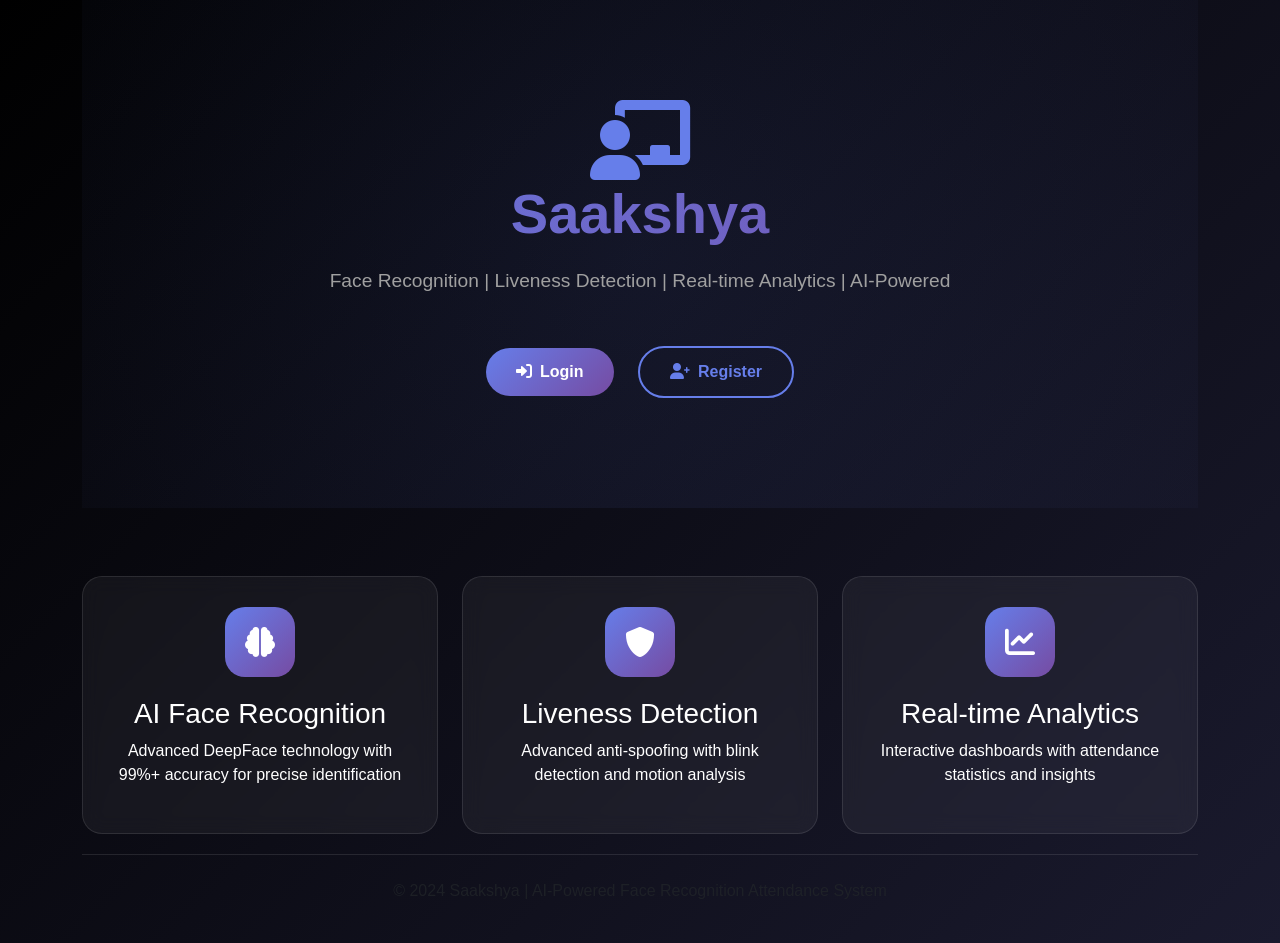
<file: saakshya/templates/index.html>
<!DOCTYPE html>
<html lang="en">
<head>
    <meta charset="UTF-8">
    <meta name="viewport" content="width=device-width, initial-scale=1.0">
    <title>Saakshya - Face Recognition Attendance System</title>
    <link href="https://cdn.jsdelivr.net/npm/bootstrap@5.1.3/dist/css/bootstrap.min.css" rel="stylesheet">
    <link rel="stylesheet" href="https://cdnjs.cloudflare.com/ajax/libs/font-awesome/6.0.0/css/all.min.css">
    <style>
        * {
            margin: 0;
            padding: 0;
            box-sizing: border-box;
        }
        
        body {
            background: linear-gradient(135deg, #000000 0%, #1a1a2e 100%);
            font-family: 'Segoe UI', Tahoma, Geneva, Verdana, sans-serif;
            color: #ffffff;
            min-height: 100vh;
        }
        
        .hero-section {
            padding: 100px 0;
            text-align: center;
            position: relative;
            overflow: hidden;
        }
        
        .hero-section::before {
            content: '';
            position: absolute;
            top: -50%;
            left: -50%;
            width: 200%;
            height: 200%;
            background: radial-gradient(circle, rgba(102, 126, 234, 0.1) 0%, transparent 70%);
            animation: rotate 20s linear infinite;
        }
        
        @keyframes rotate {
            from { transform: rotate(0deg); }
            to { transform: rotate(360deg); }
        }
        
        .hero-title {
            font-size: 3.5rem;
            font-weight: bold;
            margin-bottom: 20px;
            background: linear-gradient(135deg, #667eea 0%, #764ba2 100%);
            -webkit-background-clip: text;
            -webkit-text-fill-color: transparent;
            background-clip: text;
            animation: fadeInUp 0.8s ease;
        }
        
        .hero-subtitle {
            font-size: 1.2rem;
            margin-bottom: 40px;
            color: #a0a0a0;
            animation: fadeInUp 0.8s ease 0.2s both;
        }
        
        .btn-custom {
            padding: 12px 30px;
            margin: 10px;
            border-radius: 50px;
            font-weight: bold;
            transition: all 0.3s;
            animation: fadeInUp 0.8s ease 0.4s both;
        }
        
        .btn-custom:hover {
            transform: translateY(-3px);
            box-shadow: 0 10px 30px rgba(102, 126, 234, 0.3);
        }
        
        .btn-primary-custom {
            background: linear-gradient(135deg, #667eea 0%, #764ba2 100%);
            border: none;
            color: white;
        }
        
        .btn-outline-custom {
            border: 2px solid #667eea;
            color: #667eea;
            background: transparent;
        }
        
        .btn-outline-custom:hover {
            background: linear-gradient(135deg, #667eea 0%, #764ba2 100%);
            color: white;
            border-color: transparent;
        }
        
        .feature-card {
            background: rgba(255, 255, 255, 0.05);
            backdrop-filter: blur(10px);
            border-radius: 20px;
            padding: 30px;
            margin: 20px 0;
            transition: all 0.3s;
            animation: fadeInUp 0.8s ease;
            border: 1px solid rgba(255, 255, 255, 0.1);
        }
        
        .feature-card:hover {
            transform: translateY(-10px);
            background: rgba(255, 255, 255, 0.1);
            border-color: #667eea;
        }
        
        .feature-icon {
            width: 70px;
            height: 70px;
            background: linear-gradient(135deg, #667eea 0%, #764ba2 100%);
            border-radius: 20px;
            display: flex;
            align-items: center;
            justify-content: center;
            margin: 0 auto 20px;
            font-size: 30px;
        }
        
        @keyframes fadeInUp {
            from {
                opacity: 0;
                transform: translateY(30px);
            }
            to {
                opacity: 1;
                transform: translateY(0);
            }
        }
        
        .floating {
            animation: floating 3s ease-in-out infinite;
        }
        
        @keyframes floating {
            0%, 100% { transform: translateY(0px); }
            50% { transform: translateY(-20px); }
        }
    </style>
</head>
<body>
    <div class="container">
        <div class="hero-section">
            <div class="floating">
                <i class="fas fa-chalkboard-teacher" style="font-size: 80px; color: #667eea;"></i>
            </div>
            <h1 class="hero-title">Saakshya</h1>
            <p class="hero-subtitle">
                Face Recognition | Liveness Detection | Real-time Analytics | AI-Powered
            </p>
            <div>
                <a href="/login" class="btn btn-primary-custom btn-custom">
                    <i class="fas fa-sign-in-alt me-2"></i>Login
                </a>
                <a href="/register" class="btn btn-outline-custom btn-custom">
                    <i class="fas fa-user-plus me-2"></i>Register
                </a>
            </div>
        </div>
        
        <div class="row mt-5">
            <div class="col-md-4">
                <div class="feature-card text-center">
                    <div class="feature-icon">
                        <i class="fas fa-brain"></i>
                    </div>
                    <h3>AI Face Recognition</h3>
                    <p>Advanced DeepFace technology with 99%+ accuracy for precise identification</p>
                </div>
            </div>
            <div class="col-md-4">
                <div class="feature-card text-center">
                    <div class="feature-icon">
                        <i class="fas fa-shield-alt"></i>
                    </div>
                    <h3>Liveness Detection</h3>
                    <p>Advanced anti-spoofing with blink detection and motion analysis</p>
                </div>
            </div>
            <div class="col-md-4">
                <div class="feature-card text-center">
                    <div class="feature-icon">
                        <i class="fas fa-chart-line"></i>
                    </div>
                    <h3>Real-time Analytics</h3>
                    <p>Interactive dashboards with attendance statistics and insights</p>
                </div>
            </div>
        </div>
        
        <footer class="text-center py-4" style="border-top: 1px solid rgba(255,255,255,0.1);">
            <p class="text-muted">© 2024 Saakshya | AI-Powered Face Recognition Attendance System</p>
        </footer>
    </div>
</body>
</html>
</file>
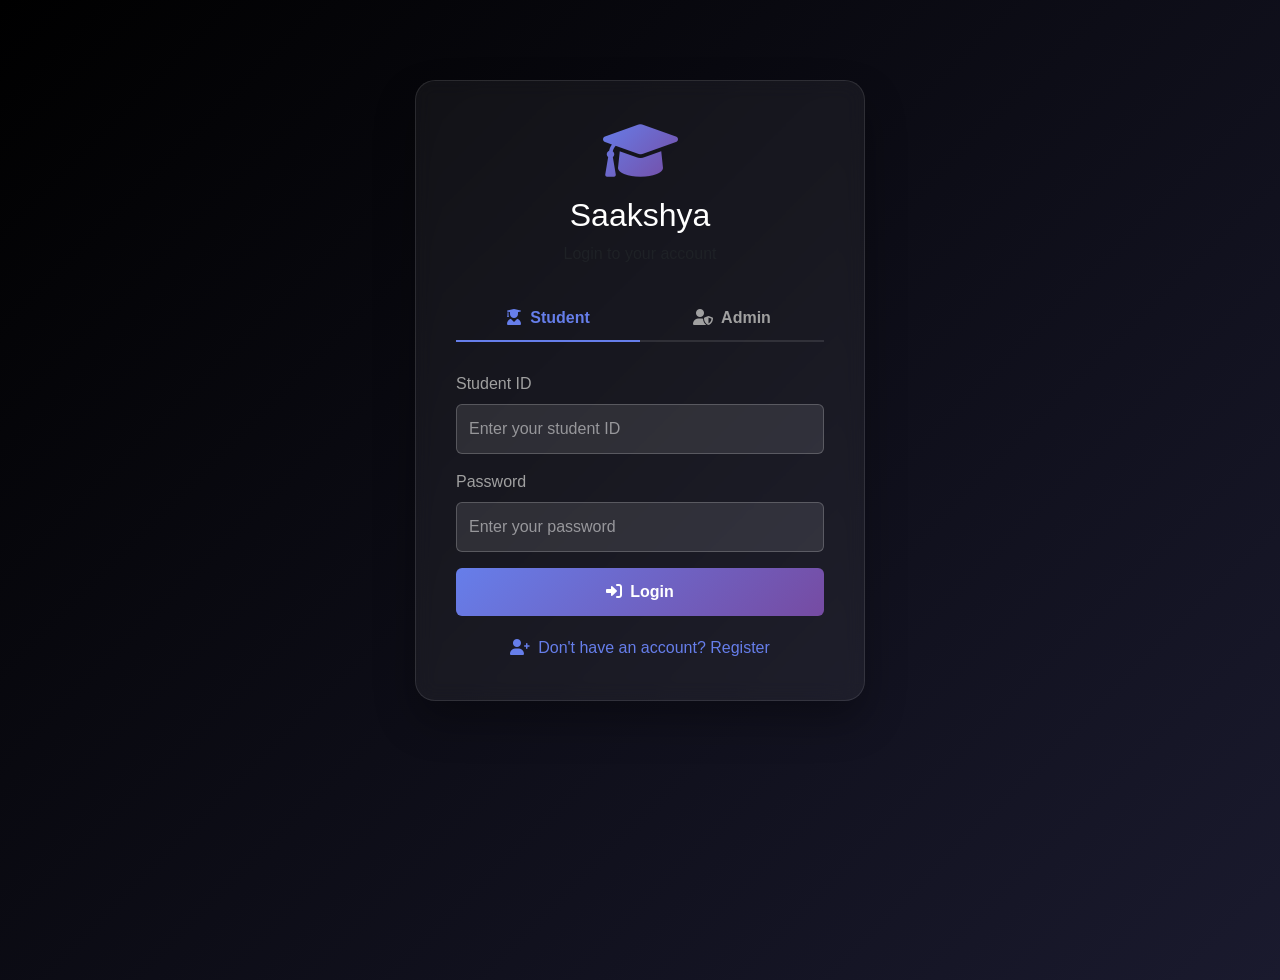
<file: saakshya/templates/login.html>
<!DOCTYPE html>
<html lang="en">
<head>
    <meta charset="UTF-8">
    <meta name="viewport" content="width=device-width, initial-scale=1.0">
    <title>Login - Saakshya</title>
    <link href="https://cdn.jsdelivr.net/npm/bootstrap@5.1.3/dist/css/bootstrap.min.css" rel="stylesheet">
    <link rel="stylesheet" href="https://cdnjs.cloudflare.com/ajax/libs/font-awesome/6.0.0/css/all.min.css">
    <style>
        body {
            background: linear-gradient(135deg, #000000 0%, #1a1a2e 100%);
            min-height: 100vh;
            font-family: 'Segoe UI', Tahoma, Geneva, Verdana, sans-serif;
        }
        
        .login-container {
            max-width: 450px;
            margin: 80px auto;
            background: rgba(255, 255, 255, 0.05);
            backdrop-filter: blur(10px);
            border-radius: 20px;
            padding: 40px;
            box-shadow: 0 20px 40px rgba(0,0,0,0.3);
            border: 1px solid rgba(255, 255, 255, 0.1);
            animation: slideIn 0.5s ease;
        }
        
        @keyframes slideIn {
            from {
                opacity: 0;
                transform: translateY(-30px);
            }
            to {
                opacity: 1;
                transform: translateY(0);
            }
        }
        
        .login-header {
            text-align: center;
            margin-bottom: 30px;
        }
        
        .login-header i {
            font-size: 60px;
            background: linear-gradient(135deg, #667eea 0%, #764ba2 100%);
            -webkit-background-clip: text;
            -webkit-text-fill-color: transparent;
        }
        
        .login-header h2 {
            color: white;
            margin-top: 15px;
        }
        
        .form-control {
            background: rgba(255, 255, 255, 0.1);
            border: 1px solid rgba(255, 255, 255, 0.2);
            color: white;
            padding: 12px;
        }
        
        .form-control:focus {
            background: rgba(255, 255, 255, 0.15);
            border-color: #667eea;
            box-shadow: 0 0 0 0.2rem rgba(102, 126, 234, 0.25);
            color: white;
        }
        
        .form-control::placeholder {
            color: rgba(255, 255, 255, 0.5);
        }
        
        .form-label {
            color: #a0a0a0;
            font-weight: 500;
        }
        
        .toggle-buttons {
            display: flex;
            margin-bottom: 30px;
            border-bottom: 2px solid rgba(255, 255, 255, 0.1);
        }
        
        .toggle-btn {
            flex: 1;
            text-align: center;
            padding: 10px;
            cursor: pointer;
            font-weight: bold;
            color: #a0a0a0;
            transition: all 0.3s;
        }
        
        .toggle-btn.active {
            color: #667eea;
            border-bottom: 2px solid #667eea;
            margin-bottom: -2px;
        }
        
        .btn-login {
            background: linear-gradient(135deg, #667eea 0%, #764ba2 100%);
            border: none;
            padding: 12px;
            font-weight: bold;
            width: 100%;
            color: white;
            transition: all 0.3s;
        }
        
        .btn-login:hover {
            transform: translateY(-2px);
            box-shadow: 0 5px 20px rgba(102, 126, 234, 0.4);
        }
        
        .register-link {
            text-align: center;
            margin-top: 20px;
        }
        
        .register-link a {
            color: #667eea;
            text-decoration: none;
        }
        
        .register-link a:hover {
            text-decoration: underline;
        }
        
        .alert-custom {
            background: rgba(239, 68, 68, 0.2);
            border: 1px solid rgba(239, 68, 68, 0.3);
            color: #ef4444;
        }
    </style>
</head>
<body>
    <div class="container">
        <div class="login-container">
            <div class="login-header">
                <i class="fas fa-graduation-cap"></i>
                <h2>Saakshya</h2>
                <p class="text-muted">Login to your account</p>
            </div>
            
            <div class="toggle-buttons">
                <div class="toggle-btn active" onclick="switchType('student')">
                    <i class="fas fa-user-graduate me-2"></i>Student
                </div>
                <div class="toggle-btn" onclick="switchType('admin')">
                    <i class="fas fa-user-shield me-2"></i>Admin
                </div>
            </div>
            
            <form id="loginForm">
                <div id="studentFields">
                    <div class="mb-3">
                        <label for="studentId" class="form-label">Student ID</label>
                        <input type="text" class="form-control" id="studentId" placeholder="Enter your student ID">
                    </div>
                </div>
                <div id="adminFields" style="display: none;">
                    <div class="mb-3">
                        <label for="username" class="form-label">Username</label>
                        <input type="text" class="form-control" id="username" placeholder="Enter username">
                    </div>
                </div>
                <div class="mb-3">
                    <label for="password" class="form-label">Password</label>
                    <input type="password" class="form-control" id="password" placeholder="Enter your password">
                </div>
                <button type="submit" class="btn btn-login">
                    <i class="fas fa-sign-in-alt me-2"></i>Login
                </button>
            </form>
            
            <div class="register-link">
                <a href="/register">
                    <i class="fas fa-user-plus me-2"></i>Don't have an account? Register
                </a>
            </div>
            
            <div id="errorMsg" class="alert alert-custom mt-3" style="display: none;"></div>
        </div>
    </div>
    
    <script>
        let currentType = 'student';
        
        function switchType(type) {
            currentType = type;
            document.querySelectorAll('.toggle-btn').forEach(btn => {
                btn.classList.remove('active');
            });
            event.target.classList.add('active');
            
            if (type === 'student') {
                document.getElementById('studentFields').style.display = 'block';
                document.getElementById('adminFields').style.display = 'none';
            } else {
                document.getElementById('studentFields').style.display = 'none';
                document.getElementById('adminFields').style.display = 'block';
            }
        }
        
        document.getElementById('loginForm').addEventListener('submit', async (e) => {
            e.preventDefault();
            
            const data = { type: currentType };
            
            if (currentType === 'student') {
                data.student_id = document.getElementById('studentId').value;
                data.password = document.getElementById('password').value;
            } else {
                data.username = document.getElementById('username').value;
                data.password = document.getElementById('password').value;
            }
            
            if (!data.student_id && !data.username) {
                showError('Please enter your credentials');
                return;
            }
            
            try {
                const response = await fetch('/api/login', {
                    method: 'POST',
                    headers: { 'Content-Type': 'application/json' },
                    body: JSON.stringify(data)
                });
                
                const result = await response.json();
                
                if (result.success) {
                    window.location.href = result.redirect;
                } else {
                    showError(result.message);
                }
            } catch (error) {
                showError('Network error. Please try again.');
            }
        });
        
        function showError(message) {
            const errorDiv = document.getElementById('errorMsg');
            errorDiv.textContent = message;
            errorDiv.style.display = 'block';
            setTimeout(() => {
                errorDiv.style.display = 'none';
            }, 3000);
        }
    </script>
</body>
</html>
</file>
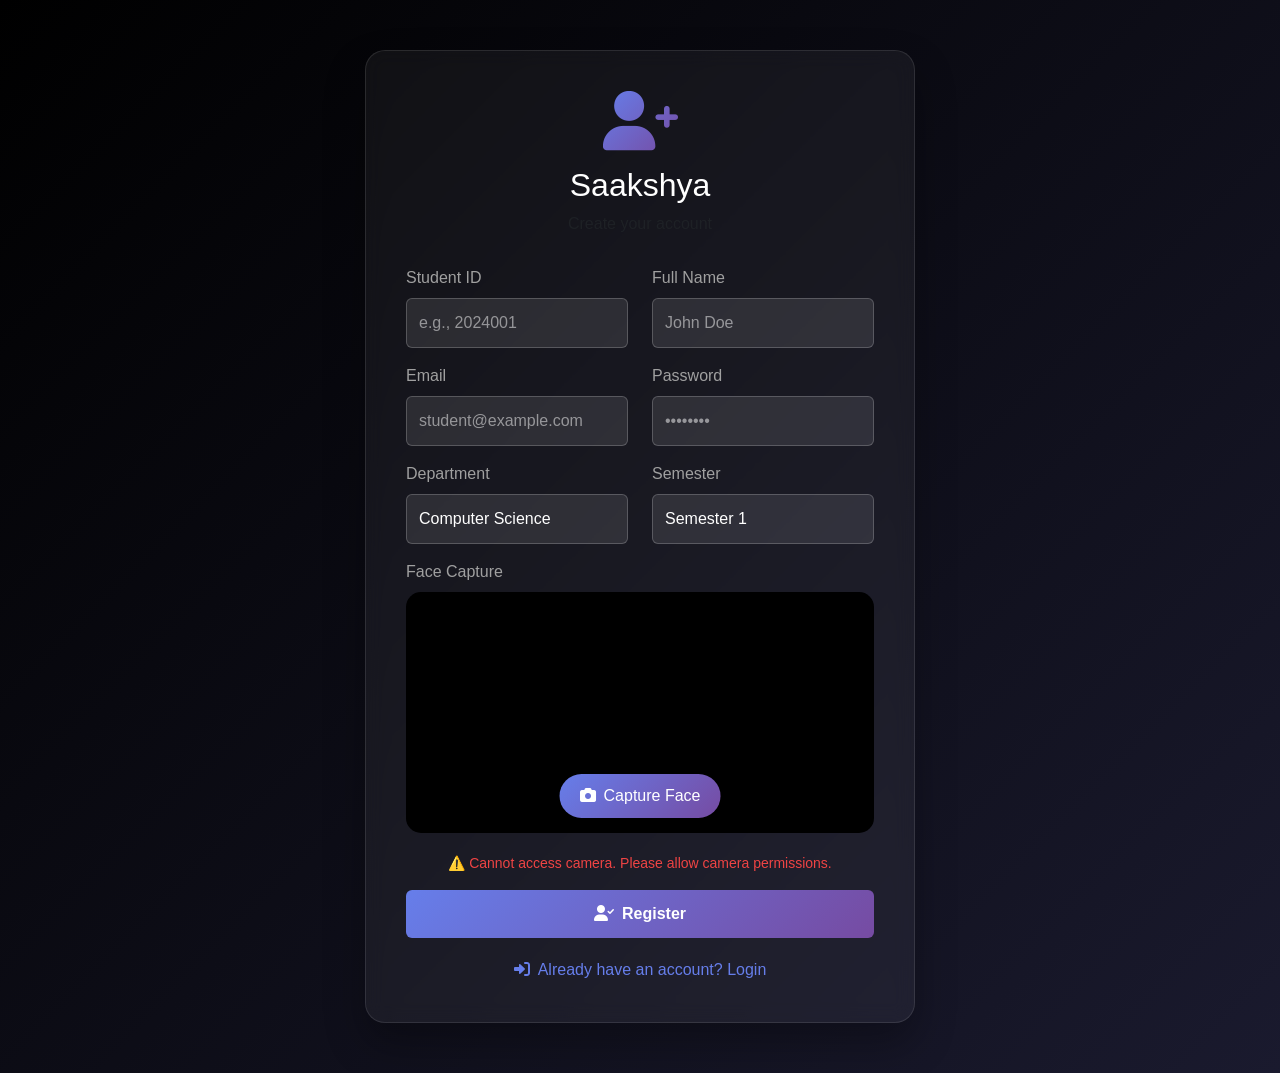
<file: saakshya/templates/register.html>
<!DOCTYPE html>
<html lang="en">
<head>
    <meta charset="UTF-8">
    <meta name="viewport" content="width=device-width, initial-scale=1.0">
    <title>Register - Saakshya</title>
    <link href="https://cdn.jsdelivr.net/npm/bootstrap@5.1.3/dist/css/bootstrap.min.css" rel="stylesheet">
    <link rel="stylesheet" href="https://cdnjs.cloudflare.com/ajax/libs/font-awesome/6.0.0/css/all.min.css">
    <style>
        body {
            background: linear-gradient(135deg, #000000 0%, #1a1a2e 100%);
            min-height: 100vh;
            font-family: 'Segoe UI', Tahoma, Geneva, Verdana, sans-serif;
        }
        
        .register-container {
            max-width: 550px;
            margin: 50px auto;
            background: rgba(255, 255, 255, 0.05);
            backdrop-filter: blur(10px);
            border-radius: 20px;
            padding: 40px;
            box-shadow: 0 20px 40px rgba(0,0,0,0.3);
            border: 1px solid rgba(255, 255, 255, 0.1);
            animation: slideIn 0.5s ease;
        }
        
        @keyframes slideIn {
            from {
                opacity: 0;
                transform: translateY(-30px);
            }
            to {
                opacity: 1;
                transform: translateY(0);
            }
        }
        
        .register-header {
            text-align: center;
            margin-bottom: 30px;
        }
        
        .register-header i {
            font-size: 60px;
            background: linear-gradient(135deg, #667eea 0%, #764ba2 100%);
            -webkit-background-clip: text;
            -webkit-text-fill-color: transparent;
        }
        
        .register-header h2 {
            color: white;
            margin-top: 15px;
        }
        
        .form-control {
            background: rgba(255, 255, 255, 0.1);
            border: 1px solid rgba(255, 255, 255, 0.2);
            color: white;
            padding: 12px;
        }
        
        .form-control:focus {
            background: rgba(255, 255, 255, 0.15);
            border-color: #667eea;
            box-shadow: 0 0 0 0.2rem rgba(102, 126, 234, 0.25);
            color: white;
        }
        
        .form-control::placeholder {
            color: rgba(255, 255, 255, 0.5);
        }
        
        .form-label {
            color: #a0a0a0;
            font-weight: 500;
        }
        
        .video-container {
            position: relative;
            margin-bottom: 20px;
            border-radius: 15px;
            overflow: hidden;
            background: #000;
        }
        
        #video {
            width: 100%;
            border-radius: 15px;
            transform: scaleX(-1);
        }
        
        .capture-btn {
            position: absolute;
            bottom: 15px;
            left: 50%;
            transform: translateX(-50%);
            background: linear-gradient(135deg, #667eea 0%, #764ba2 100%);
            border: none;
            padding: 10px 20px;
            border-radius: 25px;
        }
        
        .btn-register {
            background: linear-gradient(135deg, #667eea 0%, #764ba2 100%);
            border: none;
            padding: 12px;
            font-weight: bold;
            width: 100%;
            color: white;
            transition: all 0.3s;
        }
        
        .btn-register:hover {
            transform: translateY(-2px);
            box-shadow: 0 5px 20px rgba(102, 126, 234, 0.4);
        }
        
        .login-link {
            text-align: center;
            margin-top: 20px;
        }
        
        .login-link a {
            color: #667eea;
            text-decoration: none;
        }
        
        .alert-custom {
            background: rgba(239, 68, 68, 0.2);
            border: 1px solid rgba(239, 68, 68, 0.3);
            color: #ef4444;
        }
        
        .alert-success-custom {
            background: rgba(16, 185, 129, 0.2);
            border: 1px solid rgba(16, 185, 129, 0.3);
            color: #10b981;
        }
        
        .capture-status {
            margin-top: 10px;
            text-align: center;
            color: #10b981;
            font-size: 14px;
        }
    </style>
</head>
<body>
    <div class="container">
        <div class="register-container">
            <div class="register-header">
                <i class="fas fa-user-plus"></i>
                <h2>Saakshya</h2>
                <p class="text-muted">Create your account</p>
            </div>
            
            <form id="registerForm" enctype="multipart/form-data">
                <div class="row">
                    <div class="col-md-6 mb-3">
                        <label for="studentId" class="form-label">Student ID</label>
                        <input type="text" class="form-control" id="studentId" required placeholder="e.g., 2024001">
                    </div>
                    <div class="col-md-6 mb-3">
                        <label for="name" class="form-label">Full Name</label>
                        <input type="text" class="form-control" id="name" required placeholder="John Doe">
                    </div>
                </div>
                
                <div class="row">
                    <div class="col-md-6 mb-3">
                        <label for="email" class="form-label">Email</label>
                        <input type="email" class="form-control" id="email" required placeholder="student@example.com">
                    </div>
                    <div class="col-md-6 mb-3">
                        <label for="password" class="form-label">Password</label>
                        <input type="password" class="form-control" id="password" required placeholder="••••••••">
                    </div>
                </div>
                
                <div class="row">
                    <div class="col-md-6 mb-3">
                        <label for="department" class="form-label">Department</label>
                        <select class="form-control" id="department">
                            <option value="Computer Science">Computer Science</option>
                            <option value="Engineering">Engineering</option>
                            <option value="Business">Business</option>
                            <option value="Arts">Arts</option>
                        </select>
                    </div>
                    <div class="col-md-6 mb-3">
                        <label for="semester" class="form-label">Semester</label>
                        <select class="form-control" id="semester">
                            <option value="1">Semester 1</option>
                            <option value="2">Semester 2</option>
                            <option value="3">Semester 3</option>
                            <option value="4">Semester 4</option>
                            <option value="5">Semester 5</option>
                            <option value="6">Semester 6</option>
                            <option value="7">Semester 7</option>
                            <option value="8">Semester 8</option>
                        </select>
                    </div>
                </div>
                
                <div class="mb-3">
                    <label class="form-label">Face Capture</label>
                    <div class="video-container">
                        <video id="video" autoplay playsinline></video>
                        <button type="button" class="btn btn-primary capture-btn" onclick="captureFace()">
                            <i class="fas fa-camera me-2"></i>Capture Face
                        </button>
                    </div>
                    <input type="file" id="faceImage" accept="image/*" style="display: none;">
                    <div id="captureStatus" class="capture-status"></div>
                </div>
                
                <button type="submit" class="btn btn-register">
                    <i class="fas fa-user-check me-2"></i>Register
                </button>
            </form>
            
            <div class="login-link">
                <a href="/login">
                    <i class="fas fa-sign-in-alt me-2"></i>Already have an account? Login
                </a>
            </div>
            
            <div id="errorMsg" class="alert alert-custom mt-3" style="display: none;"></div>
            <div id="successMsg" class="alert alert-success-custom mt-3" style="display: none;"></div>
        </div>
    </div>
    
    <script>
        let video = document.getElementById('video');
        let stream = null;
        
        async function startVideo() {
            try {
                stream = await navigator.mediaDevices.getUserMedia({ video: true });
                video.srcObject = stream;
                await video.play();
            } catch (err) {
                console.error("Error accessing camera:", err);
                document.getElementById('captureStatus').innerHTML = '⚠️ Cannot access camera. Please allow camera permissions.';
                document.getElementById('captureStatus').style.color = '#ef4444';
            }
        }
        
        startVideo();
        
        function captureFace() {
            if (!video.videoWidth) {
                alert('Camera not ready. Please wait...');
                return;
            }
            
            const canvas = document.createElement('canvas');
            canvas.width = video.videoWidth;
            canvas.height = video.videoHeight;
            canvas.getContext('2d').drawImage(video, 0, 0, canvas.width, canvas.height);
            
            canvas.toBlob((blob) => {
                const file = new File([blob], "face.jpg", { type: "image/jpeg" });
                const dataTransfer = new DataTransfer();
                dataTransfer.items.add(file);
                document.getElementById('faceImage').files = dataTransfer.files;
                
                document.getElementById('captureStatus').innerHTML = '✓ Face captured successfully!';
                document.getElementById('captureStatus').style.color = '#10b981';
                
                const preview = document.createElement('img');
                preview.src = canvas.toDataURL();
                preview.style.width = '100%';
                preview.style.borderRadius = '10px';
                preview.style.marginTop = '10px';
                
                const oldPreview = document.querySelector('.preview-image');
                if (oldPreview) oldPreview.remove();
                preview.className = 'preview-image';
                document.querySelector('.video-container').appendChild(preview);
            }, 'image/jpeg');
        }
        
        document.getElementById('registerForm').addEventListener('submit', async (e) => {
            e.preventDefault();
            
            const formData = new FormData();
            formData.append('student_id', document.getElementById('studentId').value);
            formData.append('name', document.getElementById('name').value);
            formData.append('email', document.getElementById('email').value);
            formData.append('password', document.getElementById('password').value);
            formData.append('department', document.getElementById('department').value);
            formData.append('semester', document.getElementById('semester').value);
            
            const faceFile = document.getElementById('faceImage').files[0];
            if (!faceFile) {
                showError('Please capture your face first');
                return;
            }
            formData.append('face_image', faceFile);
            
            const submitBtn = document.querySelector('.btn-register');
            const originalText = submitBtn.innerHTML;
            submitBtn.innerHTML = '<i class="fas fa-spinner fa-spin me-2"></i>Registering...';
            submitBtn.disabled = true;
            
            try {
                const response = await fetch('/api/register', {
                    method: 'POST',
                    body: formData
                });
                
                const result = await response.json();
                
                if (result.success) {
                    showSuccess(result.message);
                    setTimeout(() => {
                        window.location.href = '/login';
                    }, 2000);
                } else {
                    showError(result.message);
                }
            } catch (error) {
                showError('Registration failed: ' + error.message);
            } finally {
                submitBtn.innerHTML = originalText;
                submitBtn.disabled = false;
            }
        });
        
        function showError(message) {
            const errorDiv = document.getElementById('errorMsg');
            errorDiv.textContent = message;
            errorDiv.style.display = 'block';
            setTimeout(() => {
                errorDiv.style.display = 'none';
            }, 5000);
        }
        
        function showSuccess(message) {
            const successDiv = document.getElementById('successMsg');
            successDiv.textContent = message;
            successDiv.style.display = 'block';
        }
        
        window.addEventListener('beforeunload', () => {
            if (stream) {
                stream.getTracks().forEach(track => track.stop());
            }
        });
    </script>
</body>
</html>
</file>
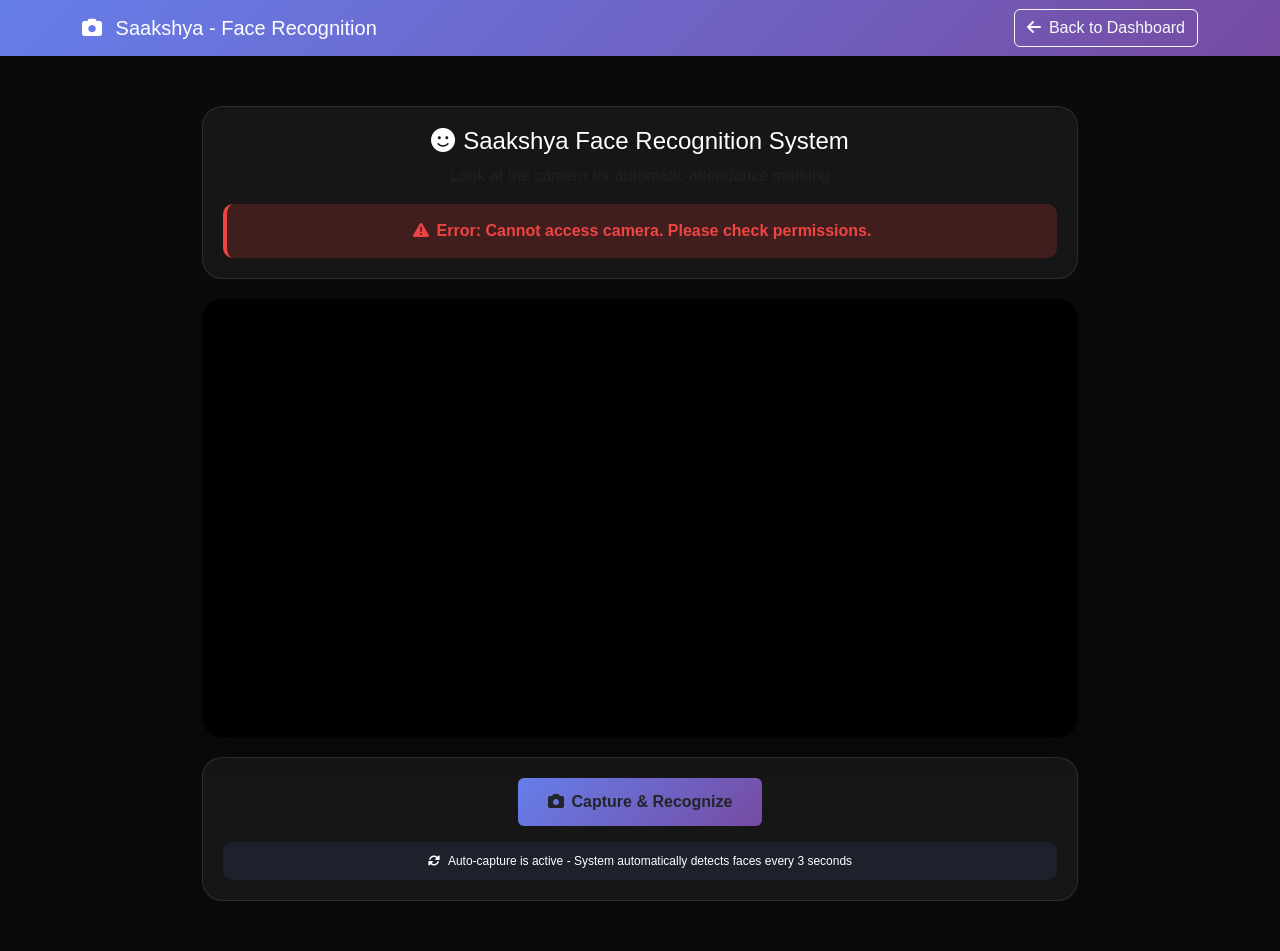
<file: saakshya/templates/take_attendance.html>
<!DOCTYPE html>
<html lang="en">
<head>
    <meta charset="UTF-8">
    <meta name="viewport" content="width=device-width, initial-scale=1.0">
    <title>Mark Attendance - Saakshya</title>
    <link href="https://cdn.jsdelivr.net/npm/bootstrap@5.1.3/dist/css/bootstrap.min.css" rel="stylesheet">
    <link rel="stylesheet" href="https://cdnjs.cloudflare.com/ajax/libs/font-awesome/6.0.0/css/all.min.css">
    <style>
        body {
            background: #0a0a0a;
            font-family: 'Segoe UI', Tahoma, Geneva, Verdana, sans-serif;
            color: #ffffff;
        }
        
        .navbar {
            background: linear-gradient(135deg, #667eea 0%, #764ba2 100%);
        }
        
        .attendance-container {
            max-width: 900px;
            margin: 50px auto;
        }
        
        .info-panel {
            background: rgba(255, 255, 255, 0.05);
            backdrop-filter: blur(10px);
            border-radius: 20px;
            padding: 20px;
            margin-bottom: 20px;
            border: 1px solid rgba(255, 255, 255, 0.1);
        }
        
        .video-container {
            position: relative;
            background: #000;
            border-radius: 20px;
            overflow: hidden;
            margin-bottom: 20px;
            box-shadow: 0 10px 30px rgba(0,0,0,0.3);
        }
        
        #video {
            width: 100%;
            height: auto;
            transform: scaleX(-1);
            display: block;
        }
        
        .canvas-overlay {
            position: absolute;
            top: 0;
            left: 0;
            width: 100%;
            height: 100%;
            pointer-events: none;
        }
        
        .status-message {
            font-size: 16px;
            font-weight: bold;
            padding: 15px;
            border-radius: 10px;
            text-align: center;
        }
        
        .status-ready {
            background: rgba(102, 126, 234, 0.2);
            color: #667eea;
            border-left: 4px solid #667eea;
        }
        
        .status-processing {
            background: rgba(245, 158, 11, 0.2);
            color: #f59e0b;
            border-left: 4px solid #f59e0b;
        }
        
        .status-success {
            background: rgba(16, 185, 129, 0.2);
            color: #10b981;
            border-left: 4px solid #10b981;
        }
        
        .status-error {
            background: rgba(239, 68, 68, 0.2);
            color: #ef4444;
            border-left: 4px solid #ef4444;
        }
        
        .btn-capture {
            background: linear-gradient(135deg, #667eea 0%, #764ba2 100%);
            border: none;
            padding: 12px 30px;
            font-weight: bold;
            transition: all 0.3s;
        }
        
        .btn-capture:hover {
            transform: translateY(-2px);
            box-shadow: 0 5px 20px rgba(102, 126, 234, 0.4);
        }
        
        .result-card {
            animation: slideIn 0.5s ease;
        }
        
        @keyframes slideIn {
            from {
                opacity: 0;
                transform: translateY(-10px);
            }
            to {
                opacity: 1;
                transform: translateY(0);
            }
        }
        
        .liveness-score {
            font-size: 12px;
            color: #a0a0a0;
            margin-top: 10px;
        }
        
        .confidence-badge {
            background: rgba(16, 185, 129, 0.2);
            color: #10b981;
            padding: 3px 10px;
            border-radius: 20px;
            font-size: 12px;
        }
        
        .auto-capture-info {
            background: rgba(102, 126, 234, 0.1);
            border-radius: 10px;
            padding: 10px;
            margin-top: 15px;
            font-size: 12px;
            text-align: center;
        }
        
        @keyframes pulse {
            0%, 100% { opacity: 1; }
            50% { opacity: 0.5; }
        }
        
        .recording {
            animation: pulse 1s ease-in-out infinite;
        }
    </style>
</head>
<body>
    <nav class="navbar navbar-dark">
        <div class="container">
            <span class="navbar-brand">
                <i class="fas fa-camera me-2"></i>
                Saakshya - Face Recognition
            </span>
            <button class="btn btn-outline-light" onclick="window.location.href='/admin_dashboard'">
                <i class="fas fa-arrow-left me-2"></i>Back to Dashboard
            </button>
        </div>
    </nav>
    
    <div class="container attendance-container">
        <div class="info-panel text-center">
            <h4><i class="fas fa-face-smile me-2"></i>Saakshya Face Recognition System</h4>
            <p class="text-muted">Look at the camera for automatic attendance marking</p>
            <div id="status" class="status-message status-ready">
                <i class="fas fa-video me-2"></i>Ready to recognize faces...
            </div>
        </div>
        
        <div class="video-container">
            <video id="video" autoplay playsinline></video>
            <canvas id="canvas" class="canvas-overlay"></canvas>
        </div>
        
        <div class="info-panel text-center">
            <button class="btn btn-capture" onclick="captureAndRecognize()" id="captureBtn">
                <i class="fas fa-camera me-2"></i>Capture & Recognize
            </button>
            <div id="result" class="mt-3"></div>
            <div class="auto-capture-info">
                <i class="fas fa-sync-alt me-2"></i>Auto-capture is active - System automatically detects faces every 3 seconds
            </div>
        </div>
    </div>
    
    <script>
        let video = document.getElementById('video');
        let canvas = document.getElementById('canvas');
        let stream = null;
        let autoCaptureInterval = null;
        let isProcessing = false;
        
        async function startVideo() {
            try {
                stream = await navigator.mediaDevices.getUserMedia({ video: true });
                video.srcObject = stream;
                await video.play();
                
                canvas.width = video.videoWidth;
                canvas.height = video.videoHeight;
                
                updateStatus('Camera ready. Looking for faces...', 'ready');
            } catch (err) {
                console.error("Error accessing camera:", err);
                updateStatus('Error: Cannot access camera. Please check permissions.', 'error');
            }
        }
        
        startVideo();
        
        function updateStatus(message, type) {
            const statusDiv = document.getElementById('status');
            statusDiv.innerHTML = `<i class="fas ${type === 'ready' ? 'fa-check-circle' : type === 'processing' ? 'fa-spinner fa-spin' : type === 'success' ? 'fa-check-circle' : 'fa-exclamation-triangle'} me-2"></i>${message}`;
            statusDiv.className = `status-message status-${type}`;
        }
        
        async function captureAndRecognize() {
            if (isProcessing) {
                console.log('Already processing...');
                return;
            }
            
            if (!video.videoWidth) {
                updateStatus('Camera not ready. Please wait...', 'error');
                return;
            }
            
            isProcessing = true;
            updateStatus('Processing face recognition with liveness detection...', 'processing');
            
            canvas.width = video.videoWidth;
            canvas.height = video.videoHeight;
            const context = canvas.getContext('2d');
            context.drawImage(video, 0, 0, canvas.width, canvas.height);
            
            const imageData = canvas.toDataURL('image/jpeg');
            
            try {
                const response = await fetch('/api/recognize_face', {
                    method: 'POST',
                    headers: { 'Content-Type': 'application/json' },
                    body: JSON.stringify({ image: imageData })
                });
                
                const result = await response.json();
                
                if (result.success) {
                    updateStatus(`✅ ${result.message}`, 'success');
                    showResult(result, 'success');
                    playBeep();
                } else {
                    updateStatus(`❌ ${result.message}`, 'error');
                    showResult(result, 'error');
                }
            } catch (error) {
                console.error('Error:', error);
                updateStatus('Network error. Please try again.', 'error');
                showResult({ message: 'Network error. Please try again.' }, 'error');
            } finally {
                isProcessing = false;
            }
        }
        
        function showResult(result, type) {
            const resultDiv = document.getElementById('result');
            
            if (type === 'success' && result.student) {
                resultDiv.innerHTML = `
                    <div class="alert alert-success result-card" style="background: rgba(16, 185, 129, 0.1); border: 1px solid rgba(16, 185, 129, 0.3); color: #10b981;">
                        <i class="fas fa-user-check me-2"></i>
                        <strong>${result.student.name}</strong> (${result.student.student_id})<br>
                        <small>${result.message}</small>
                        ${result.confidence ? `<br><span class="confidence-badge"><i class="fas fa-chart-line me-1"></i>Confidence: ${result.confidence}%</span>` : ''}
                        ${result.liveness_score ? `<div class="liveness-score"><i class="fas fa-shield-alt me-1"></i>Liveness Score: ${result.liveness_score}%</div>` : ''}
                    </div>
                `;
            } else {
                resultDiv.innerHTML = `
                    <div class="alert alert-danger result-card" style="background: rgba(239, 68, 68, 0.1); border: 1px solid rgba(239, 68, 68, 0.3); color: #ef4444;">
                        <i class="fas fa-times-circle me-2"></i>
                        ${result.message}
                        ${result.liveness_score ? `<div class="liveness-score"><i class="fas fa-shield-alt me-1"></i>Liveness Score: ${result.liveness_score}%</div>` : ''}
                    </div>
                `;
            }
            
            setTimeout(() => {
                if (document.getElementById('result').innerHTML === resultDiv.innerHTML) {
                    resultDiv.innerHTML = '';
                }
            }, 5000);
        }
        
        function playBeep() {
            try {
                const audioCtx = new (window.AudioContext || window.webkitAudioContext)();
                const oscillator = audioCtx.createOscillator();
                const gainNode = audioCtx.createGain();
                
                oscillator.connect(gainNode);
                gainNode.connect(audioCtx.destination);
                
                oscillator.frequency.value = 880;
                gainNode.gain.value = 0.3;
                
                oscillator.start();
                setTimeout(() => {
                    oscillator.stop();
                    audioCtx.close();
                }, 200);
            } catch (e) {
                console.log('Audio not supported');
            }
        }
        
        function startAutoCapture() {
            if (autoCaptureInterval) clearInterval(autoCaptureInterval);
            autoCaptureInterval = setInterval(() => {
                if (!isProcessing) {
                    captureAndRecognize();
                }
            }, 3000);
        }
        
        function stopAutoCapture() {
            if (autoCaptureInterval) {
                clearInterval(autoCaptureInterval);
                autoCaptureInterval = null;
            }
        }
        
        startAutoCapture();
        
        window.addEventListener('beforeunload', () => {
            if (stream) {
                stream.getTracks().forEach(track => track.stop());
            }
            stopAutoCapture();
        });
    </script>
</body>
</html>
</file>
